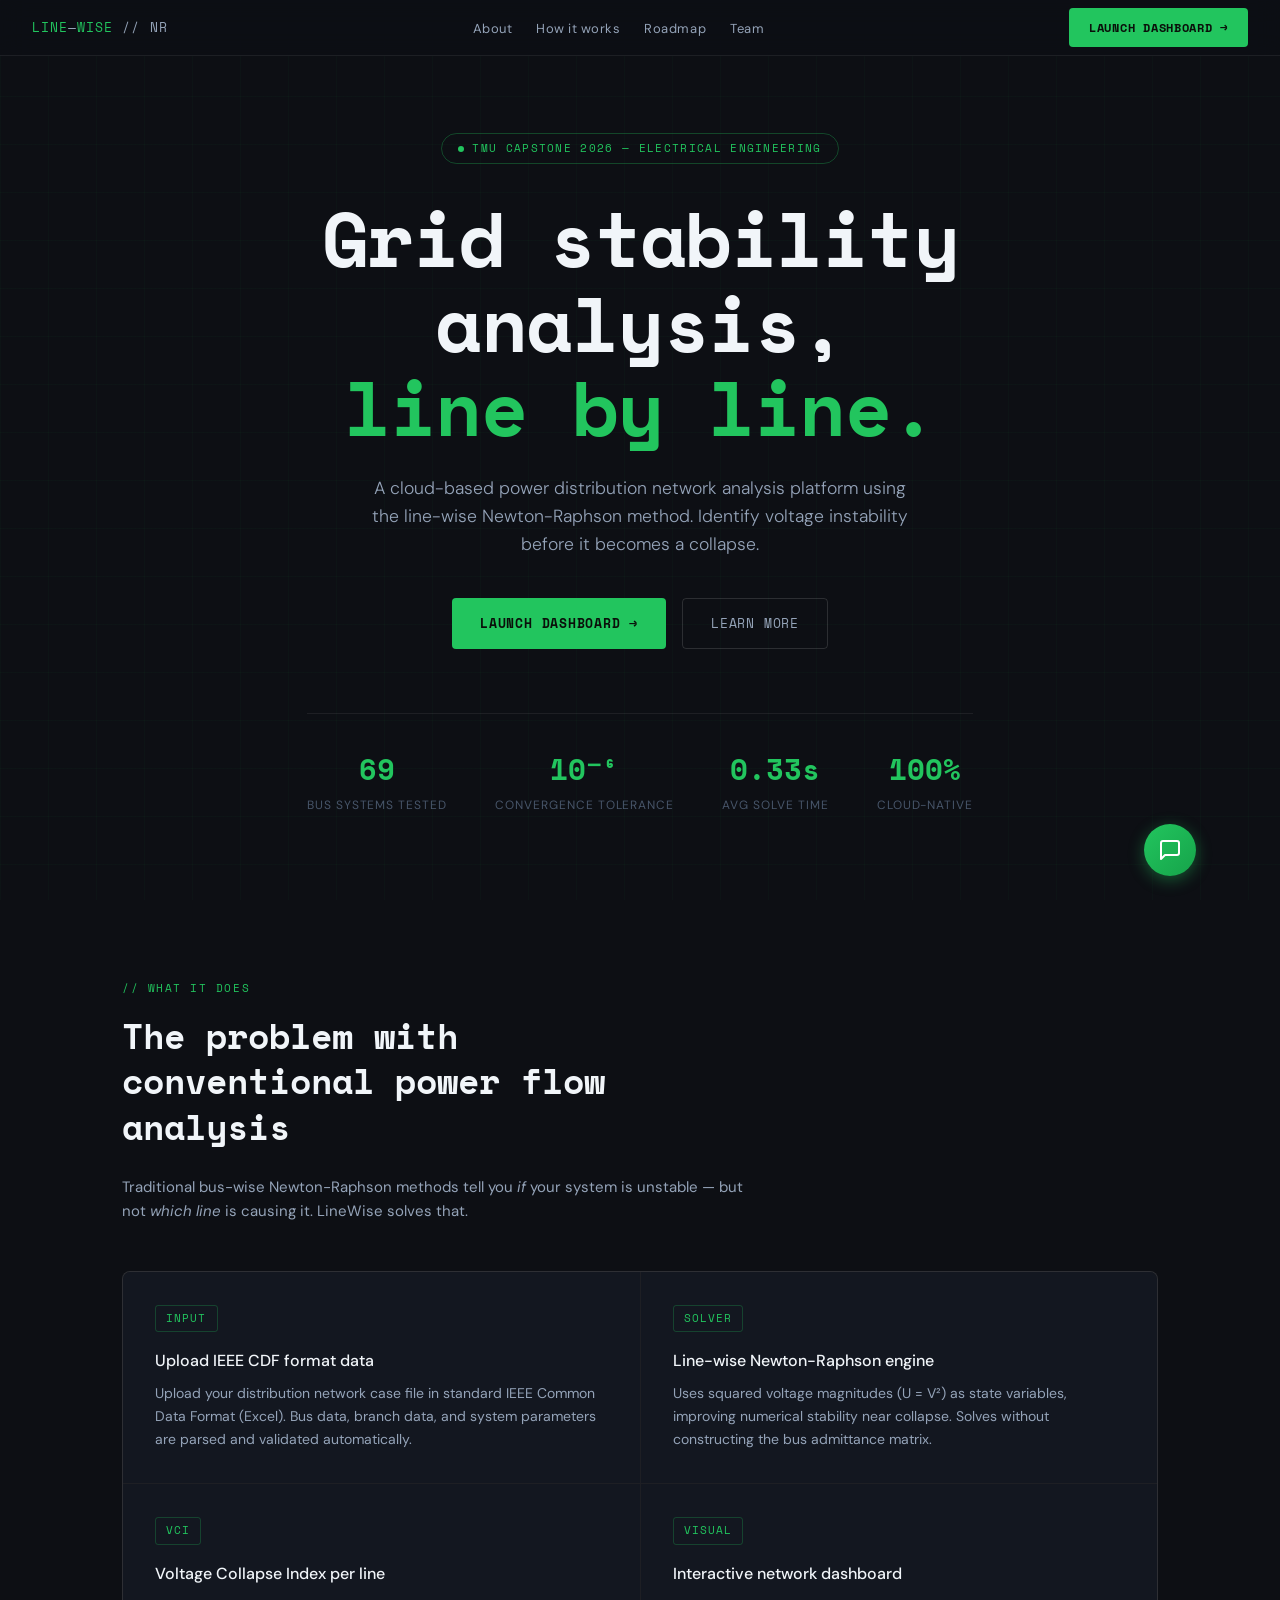
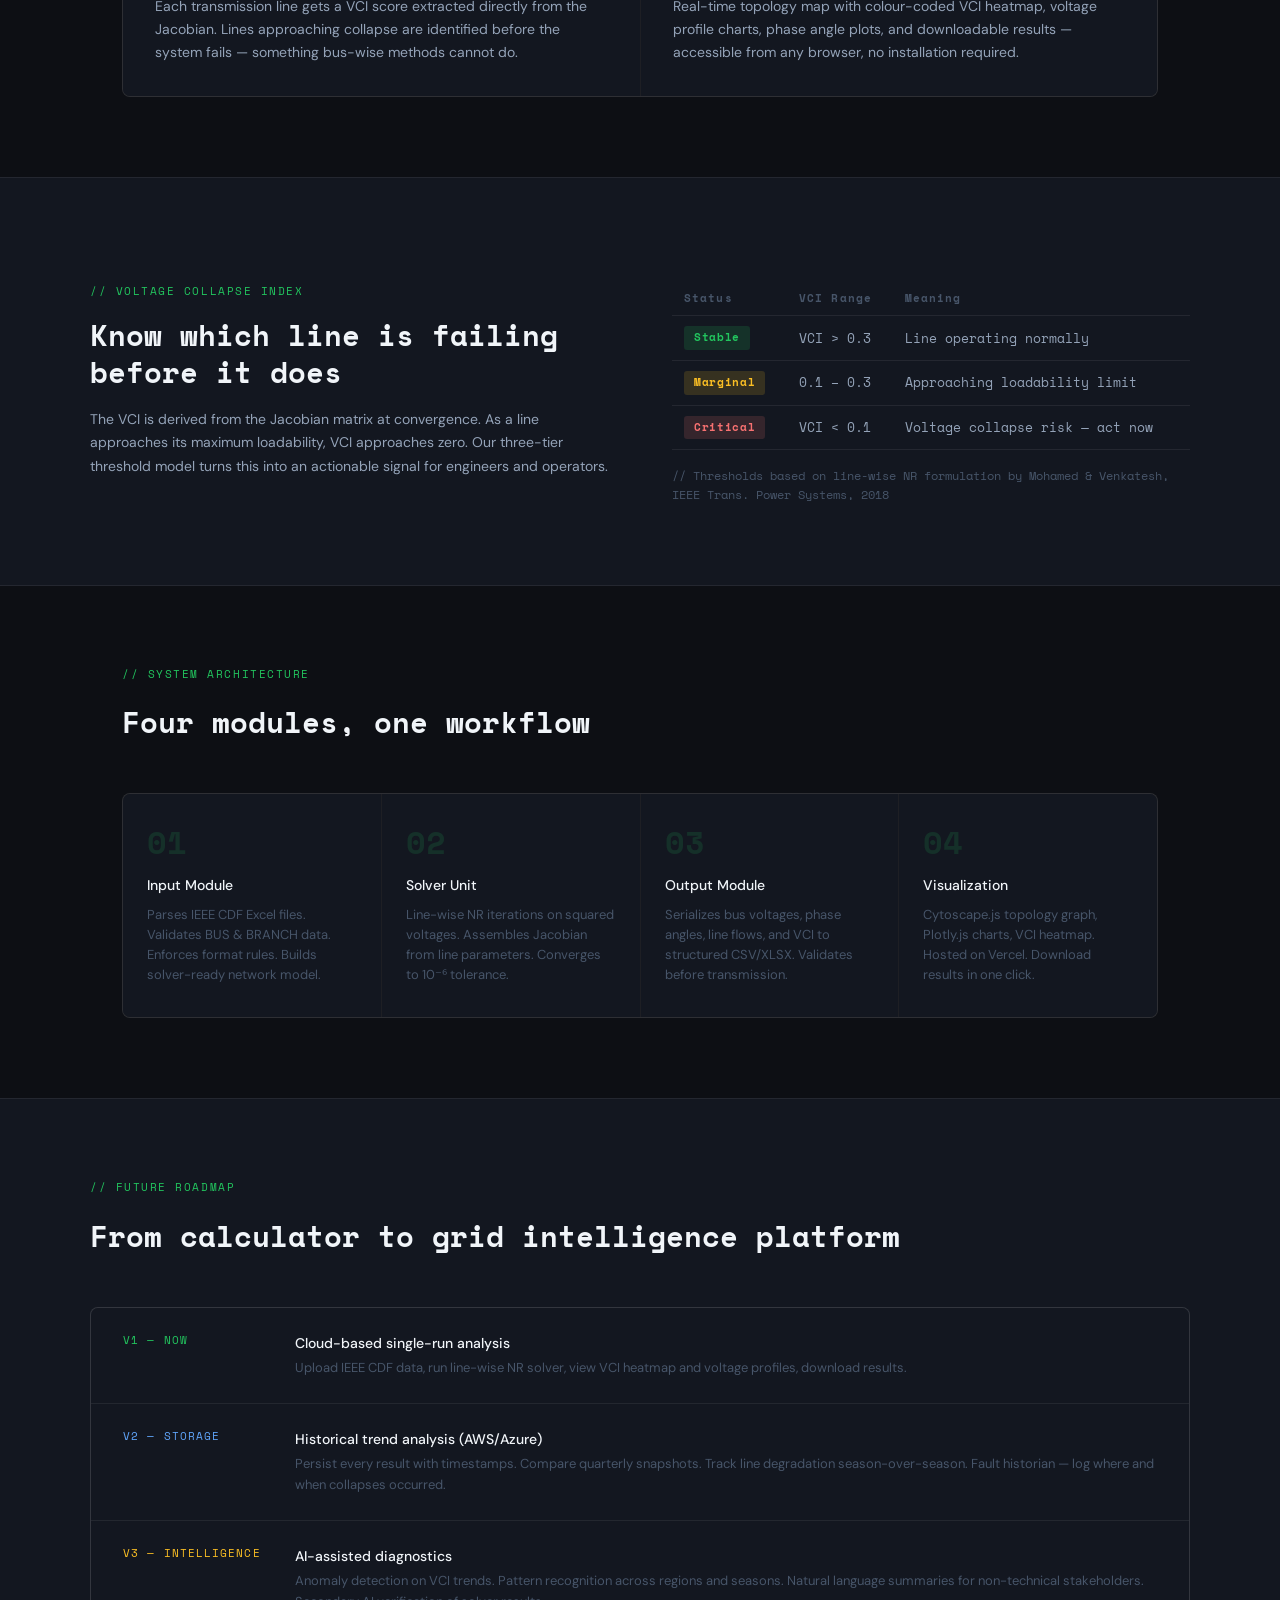
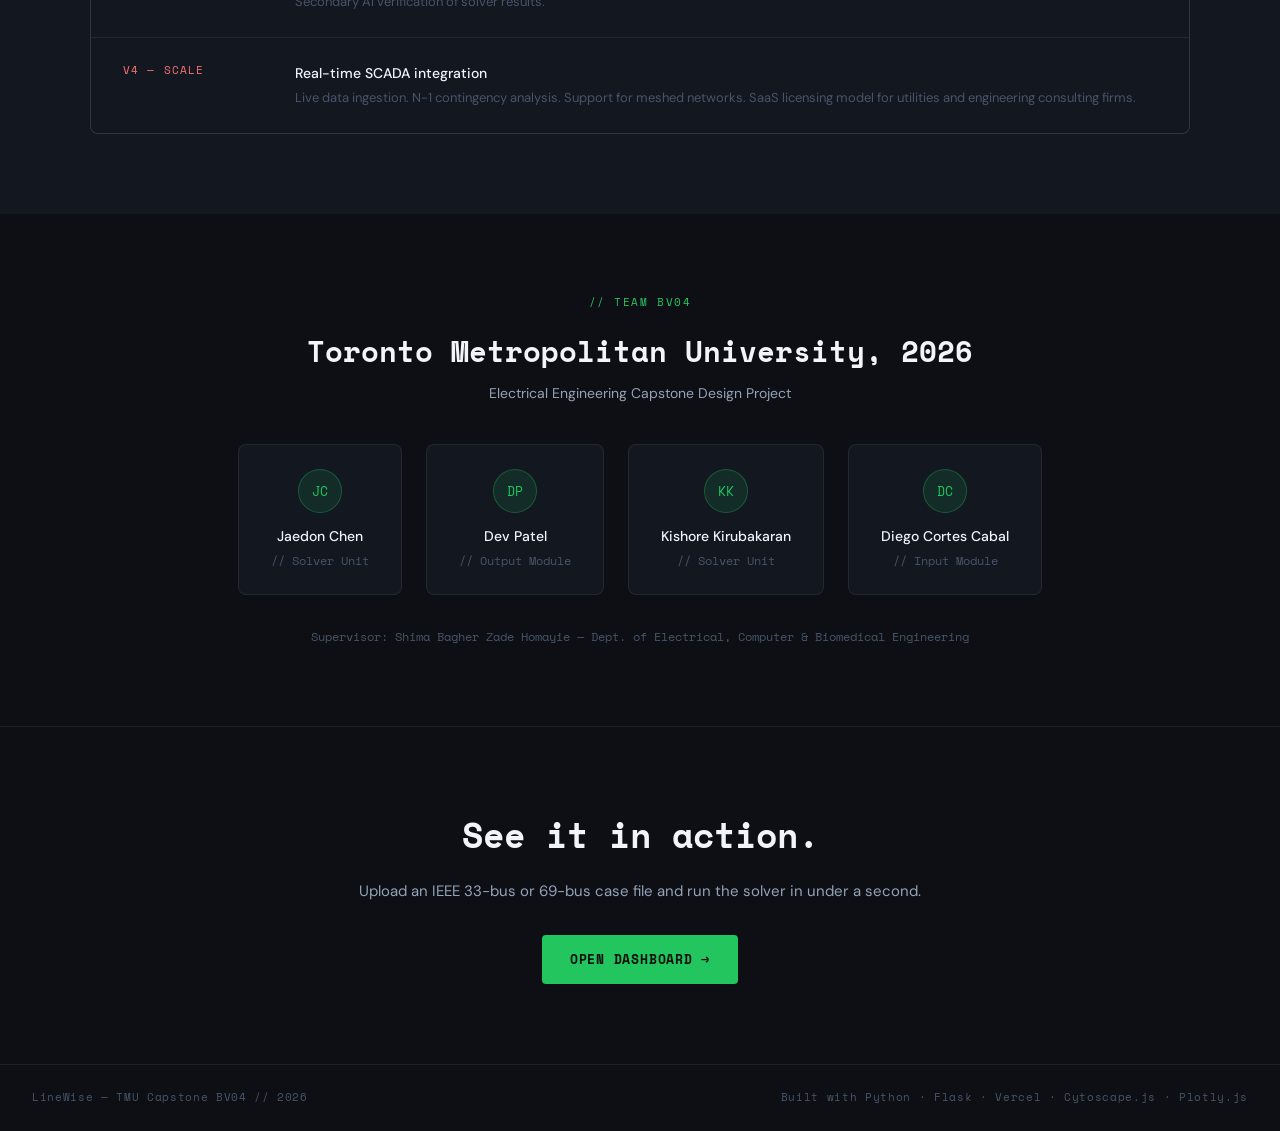
<file: index.html>
<!DOCTYPE html>
<html lang="en">
<head>
<meta charset="UTF-8">
<meta name="viewport" content="width=device-width, initial-scale=1.0">
<title>LineWise — Cloud Distribution Network Analysis</title>
<link href="https://fonts.googleapis.com/css2?family=Space+Mono:wght@400;700&family=DM+Sans:wght@300;400;500;600&display=swap" rel="stylesheet">
<style>
  *, *::before, *::after { box-sizing: border-box; margin: 0; padding: 0; }

  :root {
    --bg: #0d0f14;
    --bg2: #131720;
    --bg3: #1a1f2e;
    --border: rgba(255,255,255,0.07);
    --border2: rgba(255,255,255,0.13);
    --green: #22c55e;
    --green-dim: rgba(34,197,94,0.12);
    --green-glow: rgba(34,197,94,0.25);
    --blue: #60a5fa;
    --blue-dim: rgba(96,165,250,0.1);
    --amber: #fbbf24;
    --red: #f87171;
    --text: #f1f5f9;
    --text2: #94a3b8;
    --text3: #475569;
    --mono: 'Space Mono', monospace;
    --sans: 'DM Sans', sans-serif;
  }

  html { scroll-behavior: smooth; }

  body {
    background: var(--bg);
    color: var(--text);
    font-family: var(--sans);
    font-size: 16px;
    line-height: 1.6;
    overflow-x: hidden;
  }

  /* ── Grid bg ── */
  body::before {
    content: '';
    position: fixed;
    inset: 0;
    background-image:
      linear-gradient(rgba(34,197,94,0.03) 1px, transparent 1px),
      linear-gradient(90deg, rgba(34,197,94,0.03) 1px, transparent 1px);
    background-size: 48px 48px;
    pointer-events: none;
    z-index: 0;
  }

  /* ── Nav ── */
  nav {
    position: fixed;
    top: 0; left: 0; right: 0;
    z-index: 100;
    display: flex;
    align-items: center;
    justify-content: space-between;
    padding: 0 2rem;
    height: 56px;
    background: rgba(13,15,20,0.85);
    backdrop-filter: blur(12px);
    border-bottom: 1px solid var(--border);
  }

  .nav-logo {
    font-family: var(--mono);
    font-size: 13px;
    color: var(--green);
    letter-spacing: 0.08em;
    text-transform: uppercase;
  }

  .nav-logo span { color: var(--text2); }

  .nav-links {
    display: flex;
    gap: 1.5rem;
    list-style: none;
  }

  .nav-links a {
    font-size: 13px;
    color: var(--text2);
    text-decoration: none;
    letter-spacing: 0.04em;
    transition: color 0.2s;
  }

  .nav-links a:hover { color: var(--text); }

  /* ── Sections ── */
  section { position: relative; z-index: 1; }

  /* ── Hero ── */
  .hero {
    min-height: 100vh;
    display: flex;
    flex-direction: column;
    align-items: center;
    justify-content: center;
    text-align: center;
    padding: 7rem 2rem 4rem;
  }

  .hero-badge {
    display: inline-flex;
    align-items: center;
    gap: 8px;
    font-family: var(--mono);
    font-size: 11px;
    letter-spacing: 0.12em;
    text-transform: uppercase;
    color: var(--green);
    border: 1px solid rgba(34,197,94,0.3);
    border-radius: 100px;
    padding: 6px 16px;
    margin-bottom: 2rem;
    animation: fadeUp 0.6s ease both;
  }

  .hero-badge::before {
    content: '';
    width: 6px; height: 6px;
    border-radius: 50%;
    background: var(--green);
    animation: pulse 2s infinite;
  }

  @keyframes pulse {
    0%, 100% { opacity: 1; transform: scale(1); }
    50% { opacity: 0.4; transform: scale(0.8); }
  }

  .hero h1 {
    font-family: var(--mono);
    font-size: clamp(2.4rem, 6vw, 5rem);
    font-weight: 700;
    line-height: 1.1;
    letter-spacing: -0.02em;
    color: var(--text);
    max-width: 800px;
    animation: fadeUp 0.6s 0.1s ease both;
  }

  .hero h1 em {
    font-style: normal;
    color: var(--green);
  }

  .hero-sub {
    margin-top: 1.5rem;
    font-size: 1.1rem;
    color: var(--text2);
    max-width: 560px;
    font-weight: 300;
    animation: fadeUp 0.6s 0.2s ease both;
  }

  .hero-actions {
    display: flex;
    gap: 1rem;
    margin-top: 2.5rem;
    flex-wrap: wrap;
    justify-content: center;
    animation: fadeUp 0.6s 0.3s ease both;
  }

  .btn-primary {
    display: inline-flex;
    align-items: center;
    gap: 8px;
    background: var(--green);
    color: #0a0f0a;
    font-family: var(--mono);
    font-size: 13px;
    font-weight: 700;
    letter-spacing: 0.06em;
    text-transform: uppercase;
    text-decoration: none;
    padding: 14px 28px;
    border-radius: 4px;
    border: none;
    cursor: pointer;
    transition: transform 0.15s, box-shadow 0.15s;
  }

  .btn-primary:hover {
    transform: translateY(-2px);
    box-shadow: 0 8px 32px var(--green-glow);
  }

  .btn-secondary {
    display: inline-flex;
    align-items: center;
    gap: 8px;
    background: transparent;
    color: var(--text2);
    font-family: var(--mono);
    font-size: 13px;
    letter-spacing: 0.06em;
    text-transform: uppercase;
    text-decoration: none;
    padding: 14px 28px;
    border-radius: 4px;
    border: 1px solid var(--border2);
    cursor: pointer;
    transition: color 0.2s, border-color 0.2s;
  }

  .btn-secondary:hover { color: var(--text); border-color: rgba(255,255,255,0.25); }

  /* hero stats strip */
  .hero-stats {
    display: flex;
    gap: 3rem;
    margin-top: 4rem;
    padding-top: 2rem;
    border-top: 1px solid var(--border);
    animation: fadeUp 0.6s 0.4s ease both;
  }

  .stat-item { text-align: center; }

  .stat-num {
    font-family: var(--mono);
    font-size: 1.8rem;
    font-weight: 700;
    color: var(--green);
  }

  .stat-label {
    font-size: 12px;
    color: var(--text3);
    letter-spacing: 0.08em;
    text-transform: uppercase;
    margin-top: 4px;
  }

  @keyframes fadeUp {
    from { opacity: 0; transform: translateY(20px); }
    to   { opacity: 1; transform: translateY(0); }
  }

  /* ── What section ── */
  .what {
    padding: 5rem 2rem;
    max-width: 1100px;
    margin: 0 auto;
  }

  .section-label {
    font-family: var(--mono);
    font-size: 11px;
    letter-spacing: 0.14em;
    text-transform: uppercase;
    color: var(--green);
    margin-bottom: 1rem;
  }

  .what h2 {
    font-family: var(--mono);
    font-size: clamp(1.5rem, 3vw, 2.2rem);
    font-weight: 700;
    color: var(--text);
    max-width: 600px;
    line-height: 1.3;
    margin-bottom: 1.5rem;
  }

  .what-grid {
    display: grid;
    grid-template-columns: 1fr 1fr;
    gap: 1px;
    background: var(--border);
    border: 1px solid var(--border);
    border-radius: 8px;
    overflow: hidden;
    margin-top: 3rem;
  }

  .what-card {
    background: var(--bg2);
    padding: 2rem;
    transition: background 0.2s;
  }

  .what-card:hover { background: var(--bg3); }

  .what-card-icon {
    font-family: var(--mono);
    font-size: 11px;
    color: var(--green);
    letter-spacing: 0.1em;
    margin-bottom: 1rem;
    border: 1px solid rgba(34,197,94,0.25);
    display: inline-block;
    padding: 4px 10px;
    border-radius: 3px;
  }

  .what-card h3 {
    font-size: 1rem;
    font-weight: 500;
    color: var(--text);
    margin-bottom: 0.5rem;
  }

  .what-card p {
    font-size: 14px;
    color: var(--text2);
    line-height: 1.65;
  }

  /* ── VCI explainer ── */
  .vci-section {
    padding: 5rem 2rem;
    background: var(--bg2);
    border-top: 1px solid var(--border);
    border-bottom: 1px solid var(--border);
  }

  .vci-inner {
    max-width: 1100px;
    margin: 0 auto;
    display: grid;
    grid-template-columns: 1fr 1fr;
    gap: 4rem;
    align-items: center;
  }

  .vci-table {
    width: 100%;
    border-collapse: collapse;
    font-family: var(--mono);
    font-size: 13px;
    margin-top: 1.5rem;
  }

  .vci-table th {
    font-size: 11px;
    letter-spacing: 0.1em;
    color: var(--text3);
    text-align: left;
    padding: 8px 12px;
    border-bottom: 1px solid var(--border);
  }

  .vci-table td {
    padding: 10px 12px;
    border-bottom: 1px solid var(--border);
    color: var(--text2);
  }

  .vci-table td:first-child { color: var(--text); font-weight: 700; }

  .badge {
    display: inline-block;
    padding: 3px 10px;
    border-radius: 3px;
    font-size: 11px;
    font-family: var(--mono);
    letter-spacing: 0.06em;
    font-weight: 700;
  }

  .badge-green { background: rgba(34,197,94,0.15); color: #22c55e; }
  .badge-amber { background: rgba(251,191,36,0.15); color: #fbbf24; }
  .badge-red   { background: rgba(248,113,113,0.15); color: #f87171; }

  /* ── Pipeline ── */
  .pipeline {
    padding: 5rem 2rem;
    max-width: 1100px;
    margin: 0 auto;
  }

  .pipe-steps {
    display: grid;
    grid-template-columns: repeat(4, 1fr);
    gap: 1px;
    background: var(--border);
    border: 1px solid var(--border);
    border-radius: 8px;
    overflow: hidden;
    margin-top: 3rem;
    position: relative;
  }

  .pipe-step {
    background: var(--bg2);
    padding: 2rem 1.5rem;
    position: relative;
  }

  .pipe-num {
    font-family: var(--mono);
    font-size: 2rem;
    font-weight: 700;
    color: rgba(34,197,94,0.15);
    line-height: 1;
    margin-bottom: 1rem;
  }

  .pipe-step h4 {
    font-size: 14px;
    font-weight: 500;
    color: var(--text);
    margin-bottom: 0.5rem;
  }

  .pipe-step p {
    font-size: 13px;
    color: var(--text3);
    line-height: 1.55;
  }

  /* ── Roadmap ── */
  .roadmap {
    padding: 5rem 2rem;
    background: var(--bg2);
    border-top: 1px solid var(--border);
  }

  .roadmap-inner {
    max-width: 1100px;
    margin: 0 auto;
  }

  .roadmap-items {
    margin-top: 3rem;
    display: flex;
    flex-direction: column;
    gap: 1px;
    background: var(--border);
    border: 1px solid var(--border);
    border-radius: 8px;
    overflow: hidden;
  }

  .roadmap-item {
    display: grid;
    grid-template-columns: 140px 1fr;
    background: var(--bg2);
    padding: 1.5rem 2rem;
    gap: 2rem;
    align-items: start;
    transition: background 0.2s;
  }

  .roadmap-item:hover { background: var(--bg3); }

  .roadmap-phase {
    font-family: var(--mono);
    font-size: 11px;
    letter-spacing: 0.1em;
    text-transform: uppercase;
  }

  .roadmap-item h4 {
    font-size: 14px;
    font-weight: 500;
    color: var(--text);
    margin-bottom: 4px;
  }

  .roadmap-item p {
    font-size: 13px;
    color: var(--text3);
  }

  /* ── Team ── */
  .team {
    padding: 5rem 2rem;
    max-width: 1100px;
    margin: 0 auto;
    text-align: center;
  }

  .team-grid {
    display: flex;
    justify-content: center;
    gap: 1.5rem;
    margin-top: 2.5rem;
    flex-wrap: wrap;
  }

  .team-card {
    background: var(--bg2);
    border: 1px solid var(--border);
    border-radius: 8px;
    padding: 1.5rem 2rem;
    text-align: center;
    min-width: 160px;
  }

  .team-avatar {
    width: 44px;
    height: 44px;
    border-radius: 50%;
    background: var(--green-dim);
    border: 1px solid rgba(34,197,94,0.3);
    display: flex;
    align-items: center;
    justify-content: center;
    font-family: var(--mono);
    font-size: 13px;
    color: var(--green);
    margin: 0 auto 0.75rem;
  }

  .team-name {
    font-size: 14px;
    font-weight: 500;
    color: var(--text);
  }

  .team-role {
    font-size: 12px;
    color: var(--text3);
    margin-top: 3px;
    font-family: var(--mono);
  }

  /* ── Footer CTA ── */
  .cta {
    padding: 5rem 2rem;
    text-align: center;
    border-top: 1px solid var(--border);
  }

  .cta h2 {
    font-family: var(--mono);
    font-size: clamp(1.5rem, 3vw, 2.2rem);
    color: var(--text);
    margin-bottom: 1rem;
  }

  .cta p {
    color: var(--text2);
    font-size: 15px;
    margin-bottom: 2rem;
  }

  footer {
    padding: 1.5rem 2rem;
    border-top: 1px solid var(--border);
    display: flex;
    justify-content: space-between;
    align-items: center;
  }

  footer p {
    font-family: var(--mono);
    font-size: 11px;
    color: var(--text3);
    letter-spacing: 0.06em;
  }

  @media (max-width: 700px) {
    .what-grid, .pipe-steps { grid-template-columns: 1fr; }
    .vci-inner { grid-template-columns: 1fr; gap: 2rem; }
    .roadmap-item { grid-template-columns: 1fr; gap: 0.5rem; }
    .hero-stats { gap: 1.5rem; }
    nav .nav-links { display: none; }
  }
</style>
</head>
<body>

<nav>
  <div class="nav-logo">Line<span>—</span>Wise <span>// NR</span></div>
  <ul class="nav-links">
    <li><a href="#what">About</a></li>
    <li><a href="#pipeline">How it works</a></li>
    <li><a href="#roadmap">Roadmap</a></li>
    <li><a href="#team">Team</a></li>
  </ul>
  <a href="/dashboard.html" class="btn-primary" style="padding:10px 20px;font-size:12px;">Launch Dashboard →</a>
</nav>

<!-- HERO -->
<section class="hero">
  <div class="hero-badge">TMU Capstone 2026 — Electrical Engineering</div>
  <h1>Grid stability analysis,<br><em>line by line.</em></h1>
  <p class="hero-sub">A cloud-based power distribution network analysis platform using the line-wise Newton-Raphson method. Identify voltage instability before it becomes a collapse.</p>
  <div class="hero-actions">
    <a href="/dashboard.html" class="btn-primary">Launch Dashboard →</a>
    <a href="#what" class="btn-secondary">Learn more</a>
  </div>
  <div class="hero-stats">
    <div class="stat-item">
      <div class="stat-num">69</div>
      <div class="stat-label">Bus systems tested</div>
    </div>
    <div class="stat-item">
      <div class="stat-num">10⁻⁶</div>
      <div class="stat-label">Convergence tolerance</div>
    </div>
    <div class="stat-item">
      <div class="stat-num">0.33s</div>
      <div class="stat-label">Avg solve time</div>
    </div>
    <div class="stat-item">
      <div class="stat-num">100%</div>
      <div class="stat-label">Cloud-native</div>
    </div>
  </div>
</section>

<!-- WHAT -->
<section class="what" id="what">
  <div class="section-label">// What it does</div>
  <h2>The problem with conventional power flow analysis</h2>
  <p style="color:var(--text2);max-width:640px;font-size:15px;">Traditional bus-wise Newton-Raphson methods tell you <em>if</em> your system is unstable — but not <em>which line</em> is causing it. LineWise solves that.</p>

  <div class="what-grid">
    <div class="what-card">
      <div class="what-card-icon">INPUT</div>
      <h3>Upload IEEE CDF format data</h3>
      <p>Upload your distribution network case file in standard IEEE Common Data Format (Excel). Bus data, branch data, and system parameters are parsed and validated automatically.</p>
    </div>
    <div class="what-card">
      <div class="what-card-icon">SOLVER</div>
      <h3>Line-wise Newton-Raphson engine</h3>
      <p>Uses squared voltage magnitudes (U = V²) as state variables, improving numerical stability near collapse. Solves without constructing the bus admittance matrix.</p>
    </div>
    <div class="what-card">
      <div class="what-card-icon">VCI</div>
      <h3>Voltage Collapse Index per line</h3>
      <p>Each transmission line gets a VCI score extracted directly from the Jacobian. Lines approaching collapse are identified before the system fails — something bus-wise methods cannot do.</p>
    </div>
    <div class="what-card">
      <div class="what-card-icon">VISUAL</div>
      <h3>Interactive network dashboard</h3>
      <p>Real-time topology map with colour-coded VCI heatmap, voltage profile charts, phase angle plots, and downloadable results — accessible from any browser, no installation required.</p>
    </div>
  </div>
</section>

<!-- VCI TABLE -->
<section class="vci-section" id="vci">
  <div class="vci-inner">
    <div>
      <div class="section-label">// Voltage Collapse Index</div>
      <h2 style="font-family:var(--mono);font-size:1.8rem;font-weight:700;line-height:1.3;margin-bottom:1rem;">Know which line is failing before it does</h2>
      <p style="color:var(--text2);font-size:14px;line-height:1.7;">The VCI is derived from the Jacobian matrix at convergence. As a line approaches its maximum loadability, VCI approaches zero. Our three-tier threshold model turns this into an actionable signal for engineers and operators.</p>
    </div>
    <div>
      <table class="vci-table">
        <thead>
          <tr>
            <th>Status</th>
            <th>VCI Range</th>
            <th>Meaning</th>
          </tr>
        </thead>
        <tbody>
          <tr>
            <td><span class="badge badge-green">Stable</span></td>
            <td>VCI &gt; 0.3</td>
            <td>Line operating normally</td>
          </tr>
          <tr>
            <td><span class="badge badge-amber">Marginal</span></td>
            <td>0.1 – 0.3</td>
            <td>Approaching loadability limit</td>
          </tr>
          <tr>
            <td><span class="badge badge-red">Critical</span></td>
            <td>VCI &lt; 0.1</td>
            <td>Voltage collapse risk — act now</td>
          </tr>
        </tbody>
      </table>
      <p style="font-size:12px;color:var(--text3);margin-top:1rem;font-family:var(--mono);">// Thresholds based on line-wise NR formulation by Mohamed & Venkatesh, IEEE Trans. Power Systems, 2018</p>
    </div>
  </div>
</section>

<!-- PIPELINE -->
<section class="pipeline" id="pipeline">
  <div class="section-label">// System architecture</div>
  <h2 style="font-family:var(--mono);font-size:1.8rem;font-weight:700;">Four modules, one workflow</h2>

  <div class="pipe-steps">
    <div class="pipe-step">
      <div class="pipe-num">01</div>
      <h4>Input Module</h4>
      <p>Parses IEEE CDF Excel files. Validates BUS & BRANCH data. Enforces format rules. Builds solver-ready network model.</p>
    </div>
    <div class="pipe-step">
      <div class="pipe-num">02</div>
      <h4>Solver Unit</h4>
      <p>Line-wise NR iterations on squared voltages. Assembles Jacobian from line parameters. Converges to 10⁻⁶ tolerance.</p>
    </div>
    <div class="pipe-step">
      <div class="pipe-num">03</div>
      <h4>Output Module</h4>
      <p>Serializes bus voltages, phase angles, line flows, and VCI to structured CSV/XLSX. Validates before transmission.</p>
    </div>
    <div class="pipe-step">
      <div class="pipe-num">04</div>
      <h4>Visualization</h4>
      <p>Cytoscape.js topology graph, Plotly.js charts, VCI heatmap. Hosted on Vercel. Download results in one click.</p>
    </div>
  </div>
</section>

<!-- ROADMAP -->
<section class="roadmap" id="roadmap">
  <div class="roadmap-inner">
    <div class="section-label">// Future roadmap</div>
    <h2 style="font-family:var(--mono);font-size:1.8rem;font-weight:700;color:var(--text);">From calculator to grid intelligence platform</h2>

    <div class="roadmap-items">
      <div class="roadmap-item">
        <div class="roadmap-phase" style="color:var(--green);">V1 — Now</div>
        <div>
          <h4>Cloud-based single-run analysis</h4>
          <p>Upload IEEE CDF data, run line-wise NR solver, view VCI heatmap and voltage profiles, download results.</p>
        </div>
      </div>
      <div class="roadmap-item">
        <div class="roadmap-phase" style="color:var(--blue);">V2 — Storage</div>
        <div>
          <h4>Historical trend analysis (AWS/Azure)</h4>
          <p>Persist every result with timestamps. Compare quarterly snapshots. Track line degradation season-over-season. Fault historian — log where and when collapses occurred.</p>
        </div>
      </div>
      <div class="roadmap-item">
        <div class="roadmap-phase" style="color:var(--amber);">V3 — Intelligence</div>
        <div>
          <h4>AI-assisted diagnostics</h4>
          <p>Anomaly detection on VCI trends. Pattern recognition across regions and seasons. Natural language summaries for non-technical stakeholders. Secondary AI verification of solver results.</p>
        </div>
      </div>
      <div class="roadmap-item">
        <div class="roadmap-phase" style="color:var(--red);">V4 — Scale</div>
        <div>
          <h4>Real-time SCADA integration</h4>
          <p>Live data ingestion. N-1 contingency analysis. Support for meshed networks. SaaS licensing model for utilities and engineering consulting firms.</p>
        </div>
      </div>
    </div>
  </div>
</section>

<!-- TEAM -->
<section class="team" id="team">
  <div class="section-label">// Team BV04</div>
  <h2 style="font-family:var(--mono);font-size:1.8rem;font-weight:700;">Toronto Metropolitan University, 2026</h2>
  <p style="color:var(--text2);font-size:14px;margin-top:0.5rem;">Electrical Engineering Capstone Design Project</p>
  <div class="team-grid">
    <div class="team-card">
      <div class="team-avatar">JC</div>
      <div class="team-name">Jaedon Chen</div>
      <div class="team-role">// Solver Unit</div>
    </div>
    <div class="team-card">
      <div class="team-avatar">DP</div>
      <div class="team-name">Dev Patel</div>
      <div class="team-role">// Output Module</div>
    </div>
    <div class="team-card">
      <div class="team-avatar">KK</div>
      <div class="team-name">Kishore Kirubakaran</div>
      <div class="team-role">// Solver Unit</div>
    </div>
    <div class="team-card">
      <div class="team-avatar">DC</div>
      <div class="team-name">Diego Cortes Cabal</div>
      <div class="team-role">// Input Module</div>
    </div>
  </div>
  <p style="color:var(--text3);font-size:12px;margin-top:2rem;font-family:var(--mono);">Supervisor: Shima Bagher Zade Homayie — Dept. of Electrical, Computer & Biomedical Engineering</p>
</section>

<!-- CTA -->
<section class="cta">
  <h2>See it in action.</h2>
  <p>Upload an IEEE 33-bus or 69-bus case file and run the solver in under a second.</p>
  <a href="/dashboard.html" class="btn-primary">Open Dashboard →</a>
</section>

<footer>
  <p>LineWise — TMU Capstone BV04 // 2026</p>
  <p>Built with Python · Flask · Vercel · Cytoscape.js · Plotly.js</p>
</footer>

<script src="./chatbot.js"></script>
</body>
</html>
</file>
